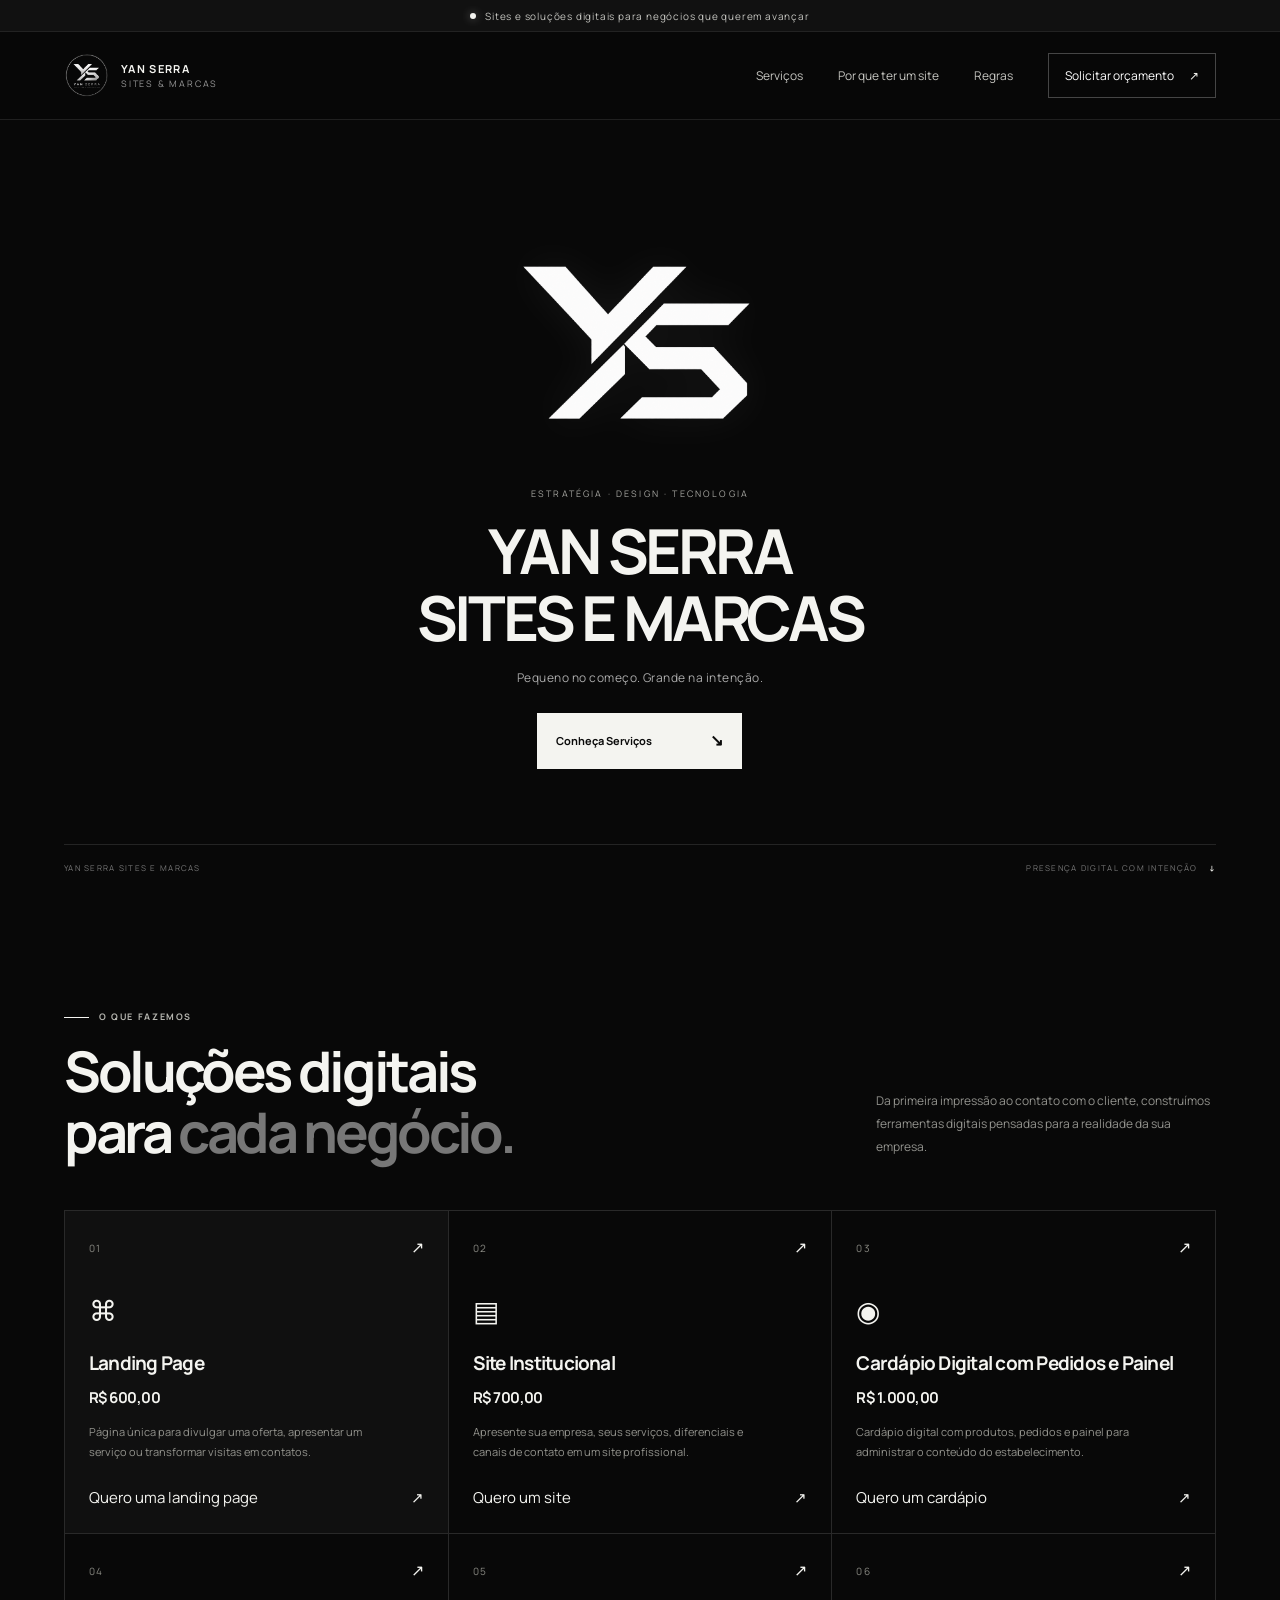
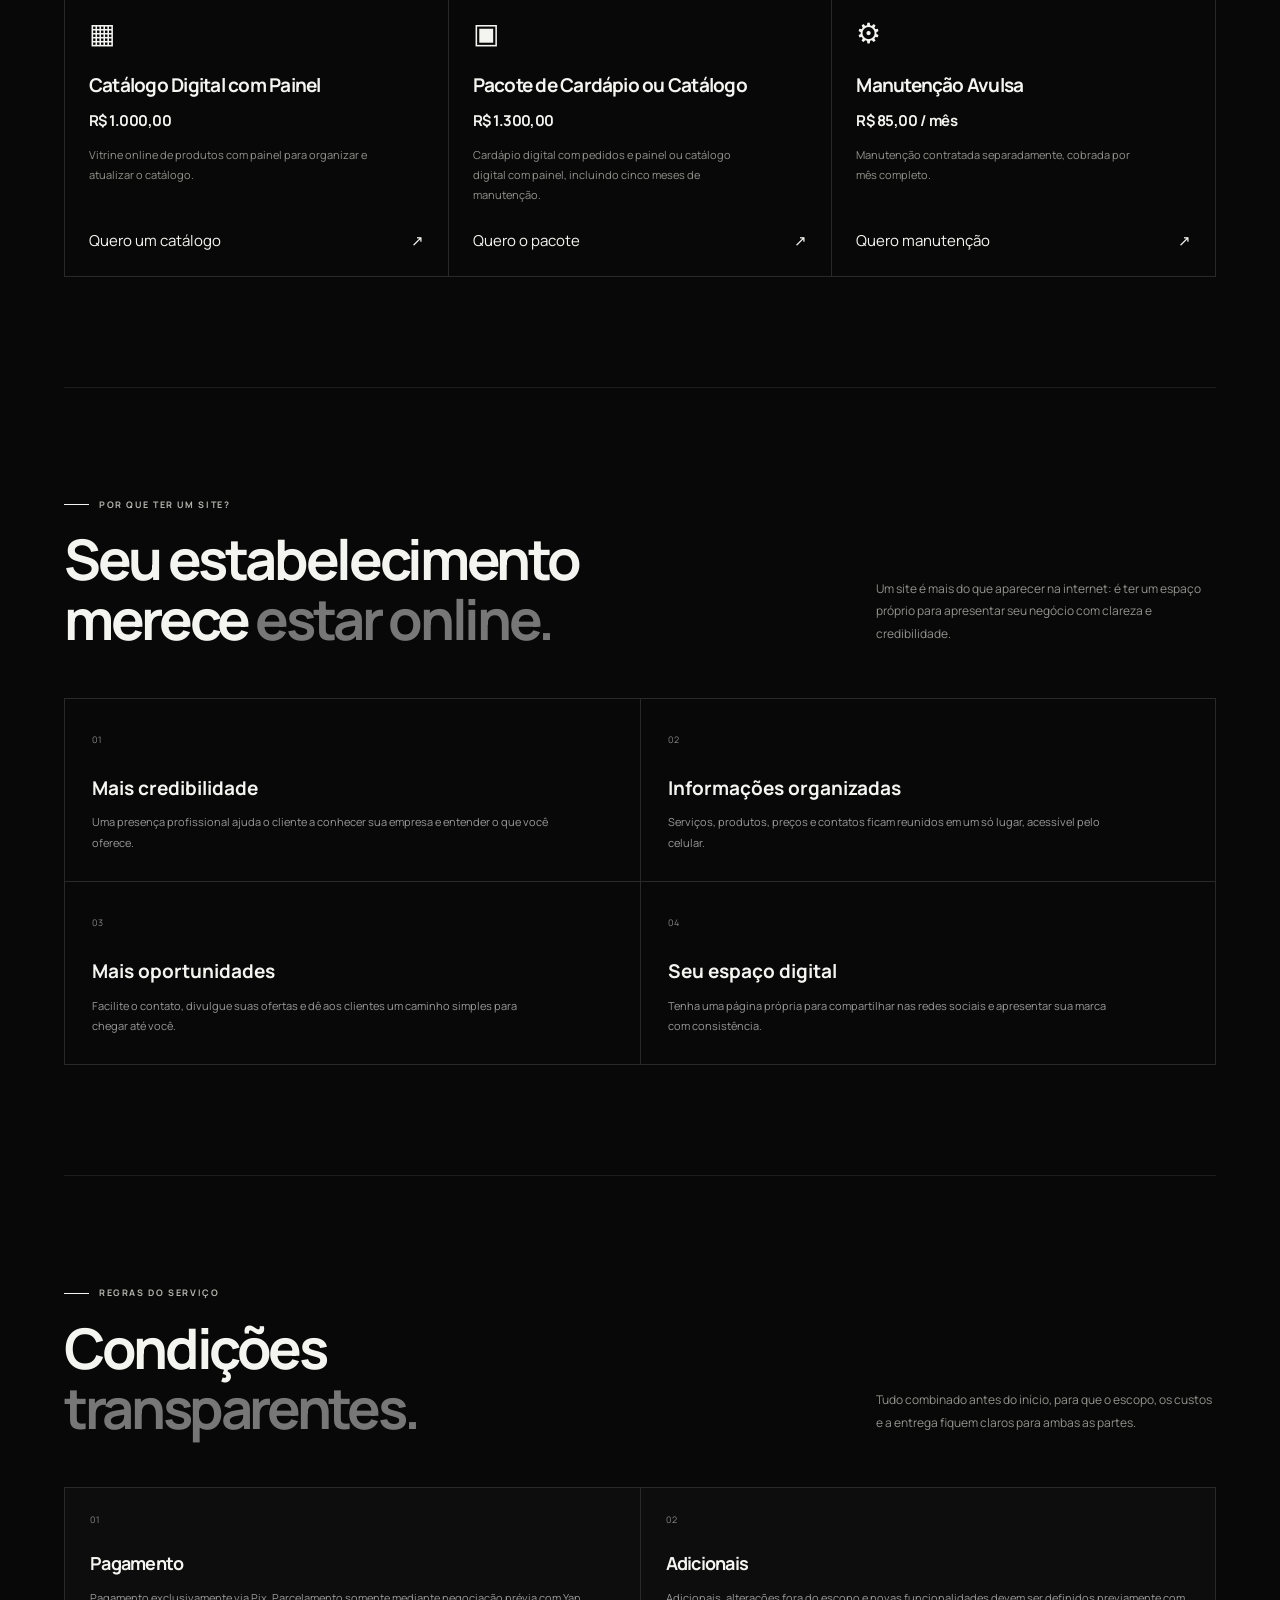
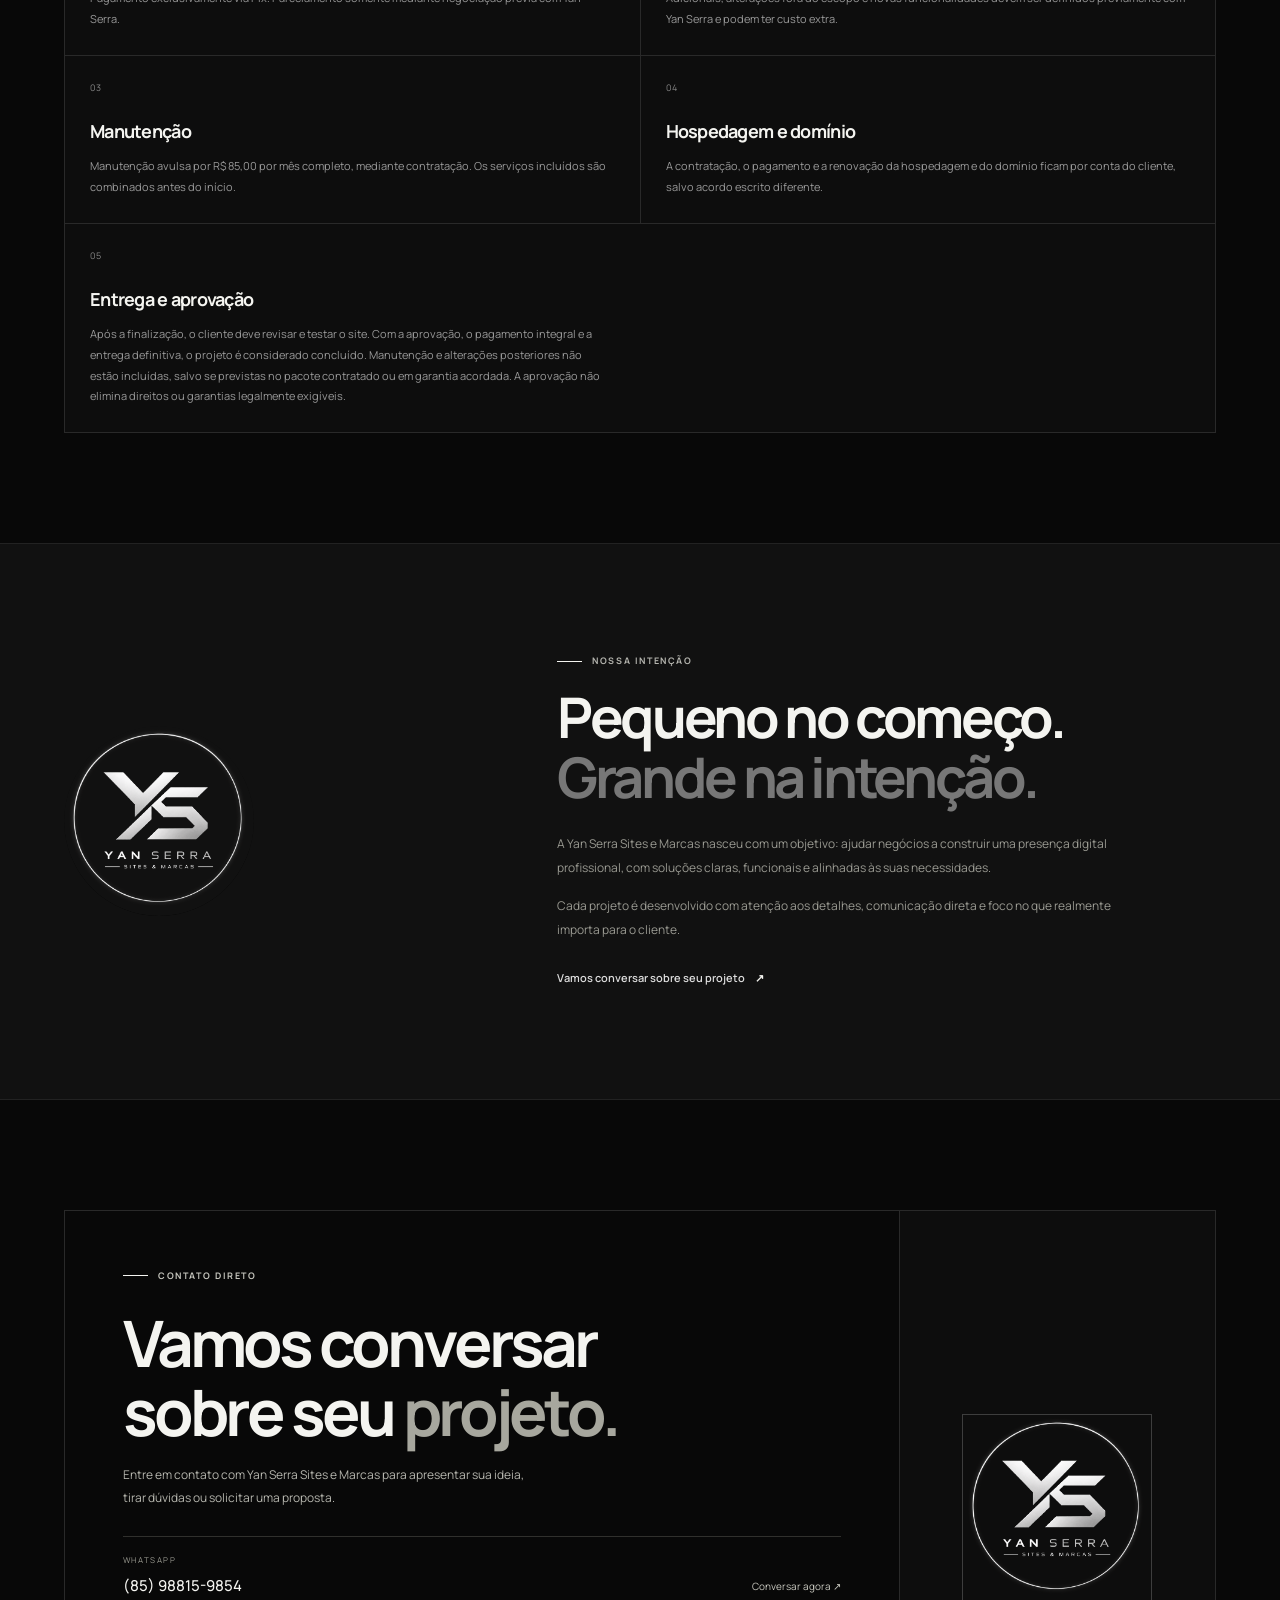
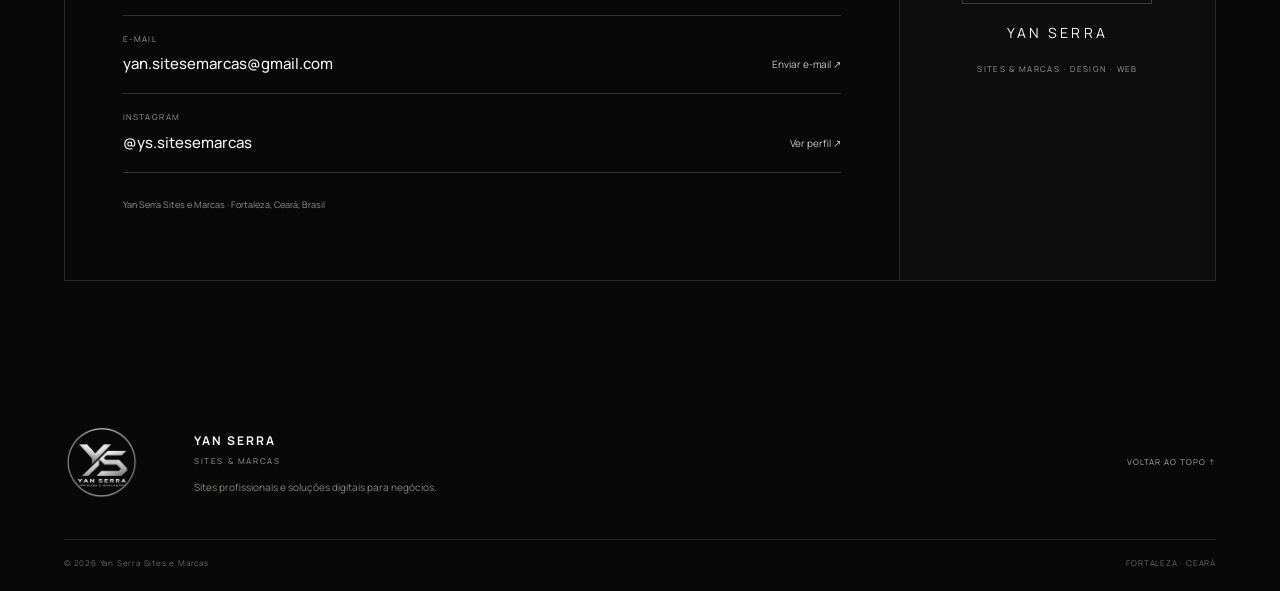
<file: index.html>
<!DOCTYPE html>
<html lang="pt-BR">
<head>
  <meta charset="UTF-8">
  <meta name="viewport" content="width=device-width, initial-scale=1.0">
  <meta name="theme-color" content="#080808">
  <meta name="description" content="Yan Serra Sites e Marcas cria sites modernos, catálogos digitais e soluções online para negócios que querem crescer.">
  <title>Yan Serra Sites e Marcas | Presença digital com propósito</title>
  <link rel="preconnect" href="https://fonts.googleapis.com">
  <link rel="preconnect" href="https://fonts.gstatic.com" crossorigin>
  <link href="https://fonts.googleapis.com/css2?family=DM+Sans:wght@400;500;600;700&family=Manrope:wght@400;500;600;700;800&display=swap" rel="stylesheet">
  <link rel="stylesheet" href="css/style.css?v=20261015-circle-logo">
  <script src="js/script.js" defer></script>
</head>
<body>
  <div class="announcement"><span class="status-dot"></span> Sites e soluções digitais para negócios que querem avançar</div>
  <header class="site-header">
    <a class="brand" href="#inicio" aria-label="Yan Serra Sites e Marcas, início">
      <img class="brand-logo" src="assets/file_000000000584820e9e78e50f97de1cd7.png" alt="Yan Serra Sites e Marcas">
      <span class="brand-copy"><strong>YAN SERRA</strong><small>SITES & MARCAS</small></span>
    </a>
    <button class="menu-toggle" aria-label="Abrir menu" aria-expanded="false"><span></span><span></span></button>
    <nav class="nav" aria-label="Navegação principal">
      <a href="#servicos">Serviços</a>
      <a href="#motivos">Por que ter um site</a>
      <a href="#condicoes">Regras</a>
      <a class="nav-cta" href="#contato">Solicitar orçamento <span>↗</span></a>
    </nav>
  </header>

  <main>
    <section class="hero hero-intro section-wrap" id="inicio">
      <div class="intro-brand">
        <div class="intro-monogram" aria-label="Símbolo YS da Yan Serra Sites e Marcas"><img class="intro-logo-image intro-logo-mark" src="assets/file_000000001a84820eacfb3d41cb95b4d2.png" alt="Símbolo YS da Yan Serra Sites e Marcas"></div>
        <div class="intro-followup" id="intro-followup"><p class="intro-overline">ESTRATÉGIA · DESIGN · TECNOLOGIA</p>
        <h1>YAN SERRA<br>SITES E MARCAS</h1>
        <p class="intro-description">Pequeno no começo. Grande na intenção.</p>
        <a class="button button-light intro-button" href="#servicos">Conheça Serviços <span>↘</span></a></div>
      </div>
      <div class="hero-bottom"><span>YAN SERRA SITES E MARCAS</span><span>PRESENÇA DIGITAL COM INTENÇÃO <b>↓</b></span></div>
    </section>

    <section class="services section-wrap section-space" id="servicos">
      <div class="section-heading">
        <div><p class="eyebrow"><span class="eyebrow-line"></span> O QUE FAZEMOS</p><h2>Soluções digitais<br>para <span class="muted-word">cada negócio.</span></h2></div>
        <p class="section-intro">Da primeira impressão ao contato com o cliente, construímos ferramentas digitais pensadas para a realidade da sua empresa.</p>
      </div>
      <div class="service-grid">
        <article class="service-card service-featured"><div class="card-top"><span class="service-number">01</span><span class="service-icon">↗</span></div><div class="service-symbol">⌘</div><h3>Landing Page</h3><strong class="service-price">R$ 600,00</strong><p>Página única para divulgar uma oferta, apresentar um serviço ou transformar visitas em contatos.</p><button type="button" class="card-link service-select" data-service="landing">Quero uma landing page <span>↗</span></button></article>
        <article class="service-card"><div class="card-top"><span class="service-number">02</span><span class="service-icon">↗</span></div><div class="service-symbol">▤</div><h3>Site Institucional</h3><strong class="service-price">R$ 700,00</strong><p>Apresente sua empresa, seus serviços, diferenciais e canais de contato em um site profissional.</p><button type="button" class="card-link service-select" data-service="institucional">Quero um site <span>↗</span></button></article>
        <article class="service-card"><div class="card-top"><span class="service-number">03</span><span class="service-icon">↗</span></div><div class="service-symbol">◉</div><h3>Cardápio Digital com Pedidos e Painel</h3><strong class="service-price">R$ 1.000,00</strong><p>Cardápio digital com produtos, pedidos e painel para administrar o conteúdo do estabelecimento.</p><button type="button" class="card-link service-select" data-service="cardapio">Quero um cardápio <span>↗</span></button></article>
        <article class="service-card"><div class="card-top"><span class="service-number">04</span><span class="service-icon">↗</span></div><div class="service-symbol">▦</div><h3>Catálogo Digital com Painel</h3><strong class="service-price">R$ 1.000,00</strong><p>Vitrine online de produtos com painel para organizar e atualizar o catálogo.</p><button type="button" class="card-link service-select" data-service="catalogo">Quero um catálogo <span>↗</span></button></article>
        <article class="service-card"><div class="card-top"><span class="service-number">05</span><span class="service-icon">↗</span></div><div class="service-symbol">▣</div><h3>Pacote de Cardápio ou Catálogo</h3><strong class="service-price">R$ 1.300,00</strong><p>Cardápio digital com pedidos e painel ou catálogo digital com painel, incluindo cinco meses de manutenção.</p><button type="button" class="card-link service-select" data-service="pacote">Quero o pacote <span>↗</span></button></article>
        <article class="service-card"><div class="card-top"><span class="service-number">06</span><span class="service-icon">↗</span></div><div class="service-symbol">⚙</div><h3>Manutenção Avulsa</h3><strong class="service-price">R$ 85,00 / mês</strong><p>Manutenção contratada separadamente, cobrada por mês completo.</p><button type="button" class="card-link service-select" data-service="manutencao">Quero manutenção <span>↗</span></button></article>
      </div>
      
    </section>

    


<!-- A seção separada “Escolha e orçamento” foi removida conforme solicitado. -->



    <section class="reasons section-wrap section-space" id="motivos">
      <div class="section-heading"><div><p class="eyebrow"><span class="eyebrow-line"></span> POR QUE TER UM SITE?</p><h2>Seu estabelecimento<br>merece <span class="muted-word">estar online.</span></h2></div><p class="section-intro">Um site é mais do que aparecer na internet: é ter um espaço próprio para apresentar seu negócio com clareza e credibilidade.</p></div>
      <div class="reasons-grid"><article class="reason-card"><span>01</span><h3>Mais credibilidade</h3><p>Uma presença profissional ajuda o cliente a conhecer sua empresa e entender o que você oferece.</p></article><article class="reason-card"><span>02</span><h3>Informações organizadas</h3><p>Serviços, produtos, preços e contatos ficam reunidos em um só lugar, acessível pelo celular.</p></article><article class="reason-card"><span>03</span><h3>Mais oportunidades</h3><p>Facilite o contato, divulgue suas ofertas e dê aos clientes um caminho simples para chegar até você.</p></article><article class="reason-card"><span>04</span><h3>Seu espaço digital</h3><p>Tenha uma página própria para compartilhar nas redes sociais e apresentar sua marca com consistência.</p></article></div>
    </section>

    <section class="terms section-wrap section-space" id="condicoes">
      <div class="section-heading">
        <div><p class="eyebrow"><span class="eyebrow-line"></span> REGRAS DO SERVIÇO</p><h2>Condições<br><span class="muted-word">transparentes.</span></h2></div>
        <p class="section-intro">Tudo combinado antes do início, para que o escopo, os custos e a entrega fiquem claros para ambas as partes.</p>
      </div>
      <div class="terms-grid">
        <article class="terms-card"><span class="terms-index">01</span><h3>Pagamento</h3><p>Pagamento exclusivamente via Pix. Parcelamento somente mediante negociação prévia com Yan Serra.</p></article>
        <article class="terms-card"><span class="terms-index">02</span><h3>Adicionais</h3><p>Adicionais, alterações fora do escopo e novas funcionalidades devem ser definidos previamente com Yan Serra e podem ter custo extra.</p></article>
        <article class="terms-card"><span class="terms-index">03</span><h3>Manutenção</h3><p>Manutenção avulsa por R$ 85,00 por mês completo, mediante contratação. Os serviços incluídos são combinados antes do início.</p></article>
        <article class="terms-card"><span class="terms-index">04</span><h3>Hospedagem e domínio</h3><p>A contratação, o pagamento e a renovação da hospedagem e do domínio ficam por conta do cliente, salvo acordo escrito diferente.</p></article>
        <article class="terms-card terms-wide"><span class="terms-index">05</span><h3>Entrega e aprovação</h3><p>Após a finalização, o cliente deve revisar e testar o site. Com a aprovação, o pagamento integral e a entrega definitiva, o projeto é considerado concluído. Manutenção e alterações posteriores não estão incluídas, salvo se previstas no pacote contratado ou em garantia acordada. A aprovação não elimina direitos ou garantias legalmente exigíveis.</p></article>
      </div>
    </section>

    <section class="about section-space" id="sobre">
      <div class="about-inner section-wrap">
        <div class="about-stamp about-logo-wrap"><img class="about-logo" src="assets/file_000000000584820e9e78e50f97de1cd7.png" alt="Logo completa da Yan Serra Sites e Marcas"></div>
        <div class="about-copy"><p class="eyebrow"><span class="eyebrow-line"></span> NOSSA INTENÇÃO</p><h2>Pequeno no começo.<br><span class="muted-word">Grande na intenção.</span></h2><p>A Yan Serra Sites e Marcas nasceu com um objetivo: ajudar negócios a construir uma presença digital profissional, com soluções claras, funcionais e alinhadas às suas necessidades.</p><p>Cada projeto é desenvolvido com atenção aos detalhes, comunicação direta e foco no que realmente importa para o cliente.</p><a class="text-link" href="#contato">Vamos conversar sobre seu projeto <span>↗</span></a></div>
      </div>
    </section>

    <section class="contact section-wrap section-space" id="contato">
      <div class="contact-panel">
        <div class="contact-content">
          <p class="eyebrow"><span class="eyebrow-line"></span> CONTATO DIRETO</p>
          <h2>Vamos conversar<br>sobre seu <span class="accent-word">projeto.</span></h2>
          <p>Entre em contato com Yan Serra Sites e Marcas para apresentar sua ideia, tirar dúvidas ou solicitar uma proposta.</p>
          <div class="contact-info-list">
            <a class="contact-info-item contact-primary" href="https://wa.me/5585988159854" target="_blank" rel="noopener noreferrer"><span class="contact-info-label">WHATSAPP</span><strong>(85) 98815-9854</strong><span class="contact-info-action">Conversar agora ↗</span></a>
            <a class="contact-info-item" href="mailto:yan.sitesemarcas@gmail.com"><span class="contact-info-label">E-MAIL</span><strong>yan.sitesemarcas@gmail.com</strong><span class="contact-info-action">Enviar e-mail ↗</span></a>
            <a class="contact-info-item" href="https://www.instagram.com/ys.sitesemarcas/" target="_blank" rel="noopener noreferrer"><span class="contact-info-label">INSTAGRAM</span><strong>@ys.sitesemarcas</strong><span class="contact-info-action">Ver perfil ↗</span></a>
          </div>
          <p class="contact-small">Yan Serra Sites e Marcas · Fortaleza, Ceará, Brasil</p>
        </div>
        <div class="contact-side">
          <img class="contact-brand-logo" src="assets/file_000000000584820e9e78e50f97de1cd7.png" alt="Logo original YS da Yan Serra Sites e Marcas">
          <span class="contact-side-brand">YAN SERRA</span>
          <span class="side-bottom">SITES &amp; MARCAS · DESIGN · WEB</span>
        </div>
      </div>
    </section>
  </main>

  <footer class="site-footer section-wrap">
    <a class="footer-logo-link" href="#inicio" aria-label="Voltar ao início"><img class="footer-main-logo" src="assets/file_000000005e54820eaffe0e13555a39ec.png" alt="Logo original YS de Yan Serra Sites e Marcas"></a>
    <div class="footer-brand-copy"><strong>YAN SERRA</strong><span>SITES &amp; MARCAS</span><p>Sites profissionais e soluções digitais para negócios.</p></div>
    <a href="#inicio" class="back-top">VOLTAR AO TOPO ↑</a>
    <div class="footer-bottom"><span>© <span id="year"></span> Yan Serra Sites e Marcas</span><span>FORTALEZA · CEARÁ</span></div>
  </footer>
</body>
</html>
</file>
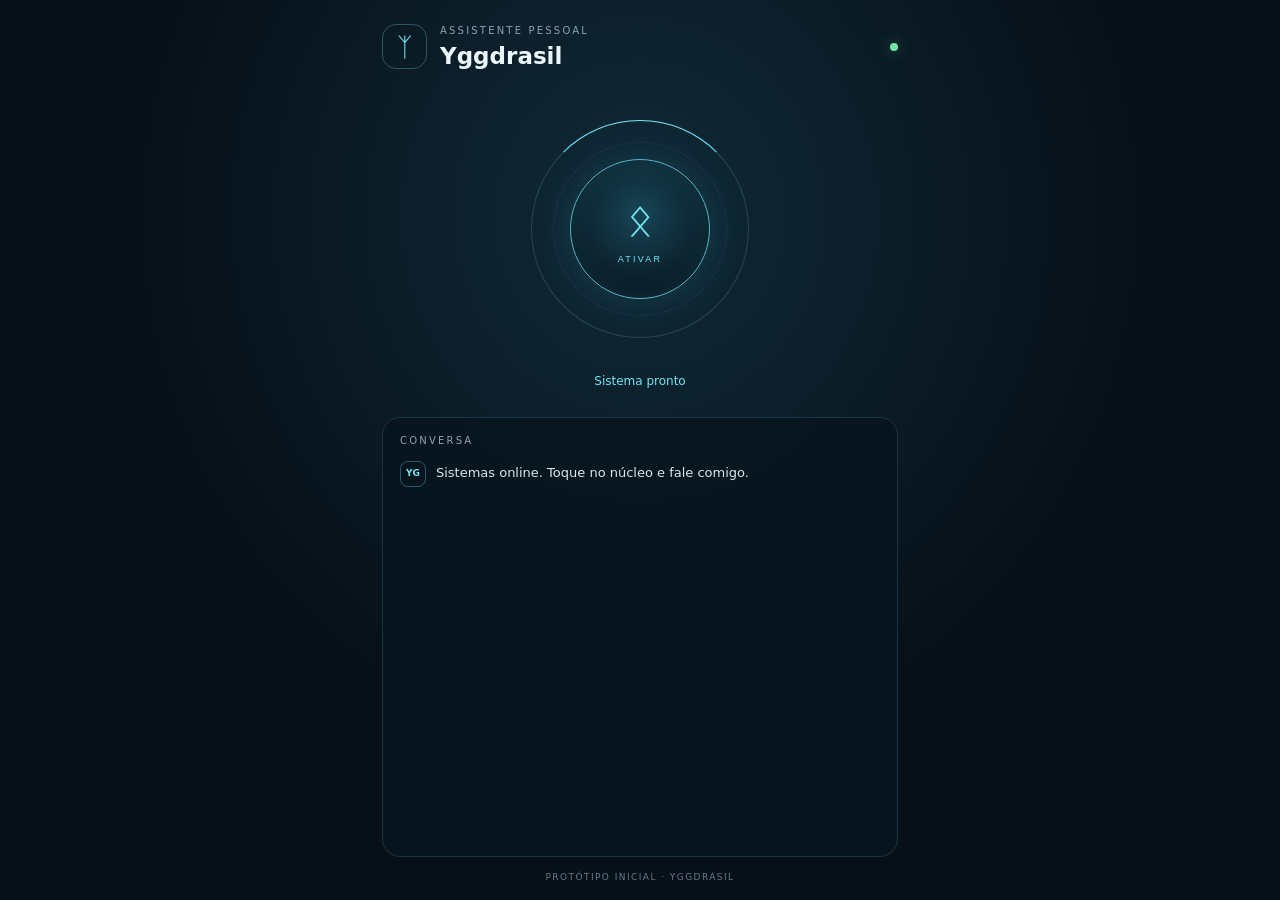
<file: yggdrasil/index.html>
<!doctype html>
<html lang="pt-BR">
<head>
<meta charset="utf-8"><meta name="viewport" content="width=device-width, initial-scale=1, viewport-fit=cover">
<meta name="theme-color" content="#071018"><meta name="description" content="Yggdrasil, assistente pessoal por voz">
<link rel="manifest" href="manifest.json"><link rel="stylesheet" href="style.css"><title>Yggdrasil</title>
</head>
<body>
<main class="app">
<header><div class="mark">ᛉ</div><div><p class="eyebrow">ASSISTENTE PESSOAL</p><h1>Yggdrasil</h1></div><span class="dot" id="dot"></span></header>
<section class="core-wrap"><div class="ring ring-a"></div><div class="ring ring-b"></div><button id="talk" class="core" type="button"><span class="symbol">ᛟ</span><span id="coreLabel">ATIVAR</span></button></section>
<p id="status" class="status" role="status">Sistema pronto</p>
<section class="conversation"><p class="eyebrow">CONVERSA</p><div id="messages"><article class="message"><b>YG</b><p>Sistemas online. Toque no núcleo e fale comigo.</p></article></div></section>
<p class="foot">PROTÓTIPO INICIAL · YGGDRASIL</p>
</main>
<script>
(function () {
  const button = document.getElementById('talk');
  const status = document.getElementById('status');
  button.addEventListener('click', function () {
    window.setTimeout(function () {
      if (status.textContent.trim() === 'Sistema pronto') {
        status.textContent = 'Toque recebido, mas o assistente não iniciou. A versão publicada pode estar desatualizada ou o app.js falhou.';
      }
    }, 150);
  }, true);
})();
</script>
<script src="app.js?v=20261015-2" onerror="document.getElementById('status').textContent='Erro: app.js não carregou. Confira a pasta raiz configurada na Vercel.'"></script>
</body></html>
</file>
<file: css/style.css>
:root{--bg:#080808;--panel:#111;--panel2:#171717;--line:#292929;--white:#f4f4f0;--muted:#969692;--accent:#f4f4f0;--font:'Manrope',sans-serif;--display:'Manrope',sans-serif}*{box-sizing:border-box}html{scroll-behavior:smooth;scroll-padding-top:90px}body{margin:0;background:var(--bg);color:var(--white);font-family:var(--font);font-size:15px;line-height:1.6;-webkit-font-smoothing:antialiased}a{color:inherit;text-decoration:none}button{font:inherit}.announcement{height:32px;display:flex;align-items:center;justify-content:center;gap:9px;background:#111;border-bottom:1px solid #222;color:#c4c4bf;font-size:10px;letter-spacing:.08em;text-align:center;padding:0 12px}.status-dot{width:6px;height:6px;background:var(--accent);border-radius:50%;box-shadow:0 0 10px #f4f4f066}.site-header{height:88px;padding:0 max(5vw,24px);display:flex;align-items:center;justify-content:space-between;border-bottom:1px solid #202020;position:sticky;top:0;z-index:20;background:#080808eF;backdrop-filter:blur(16px)}.brand{display:inline-flex;align-items:center;gap:11px}.brand-mark{font-family:var(--display);font-size:29px;font-weight:800;letter-spacing:-3px}.brand-mark span,.contact-side strong span{color:var(--accent)}.brand-copy{display:flex;flex-direction:column;line-height:1.2;gap:4px}.brand-copy strong{font-size:11px;letter-spacing:.12em}.brand-copy small{font-size:9px;letter-spacing:.2em;color:#999}.nav{display:flex;align-items:center;gap:35px;font-size:12px;color:#c5c5c0}.nav>a:not(.nav-cta):hover,.text-link:hover{color:var(--accent)}.nav-cta{border:1px solid #454545;padding:12px 16px;color:#fff;transition:.2s}.nav-cta span{color:var(--accent);margin-left:13px}.nav-cta:hover{background:var(--white);color:#111}.menu-toggle{display:none;background:none;border:0}.section-wrap{width:min(1160px,90%);margin-inline:auto}.hero{min-height:660px;display:grid;grid-template-columns:1.05fr .95fr;align-items:center;position:relative;padding-top:62px;padding-bottom:100px;gap:35px}.hero-copy{position:relative;z-index:2}.eyebrow{display:flex;align-items:center;gap:10px;font-size:9px;font-weight:700;letter-spacing:.18em;color:#b5b5af;margin:0 0 25px}.eyebrow-line{display:inline-block;width:25px;height:1px;background:var(--accent)}h1,h2,h3,p{margin-top:0}h1,h2,h3{font-family:var(--display)}h1{font-size:clamp(43px,5.5vw,76px);line-height:1.04;letter-spacing:-.065em;font-weight:700;margin:0 0 24px} .outline-word{color:transparent;-webkit-text-stroke:1px #aaa}.accent-word{color:var(--accent)}.hero-description{max-width:440px;color:#aaa;font-size:14px;line-height:1.9}.hero-actions{display:flex;align-items:center;gap:27px;margin-top:32px}.button{display:inline-flex;align-items:center;justify-content:center;gap:28px;padding:15px 19px;font-size:11px;font-weight:700;transition:transform .2s,background .2s}.button:hover{transform:translateY(-3px)}.button-light{background:var(--white);color:#0a0a0a}.button-light span{font-size:16px}.text-link{font-size:11px;font-weight:600;color:#ddd}.text-link span{color:var(--accent);margin-left:8px}.hero-note{display:flex;align-items:center;gap:10px;margin-top:50px;max-width:350px;color:#777;font-size:10px}.note-icon{font-size:19px;color:var(--accent)}.hero-art{height:460px;position:relative;overflow:hidden;background:radial-gradient(ellipse at 50% 50%,#1c1c1c 0%,#0d0d0d 38%,#080808 72%);border:1px solid #222}.art-grid{position:absolute;inset:0;background-image:linear-gradient(#ffffff08 1px,transparent 1px),linear-gradient(90deg,#ffffff08 1px,transparent 1px);background-size:36px 36px;mask-image:linear-gradient(transparent,#000 20%,#000 80%,transparent)}.art-ring{position:absolute;border:1px solid #f4f4f045;border-radius:50%;left:50%;top:50%;transform:translate(-50%,-50%);aspect-ratio:1}.ring-one{width:310px}.ring-two{width:220px;border-color:#eee3}.art-core{position:absolute;left:50%;top:50%;transform:translate(-50%,-50%);width:152px;height:152px;border:1px solid #f4f4f088;border-radius:50%;display:flex;flex-direction:column;align-items:center;justify-content:center;box-shadow:0 0 55px #f4f4f00d,inset 0 0 30px #f4f4f00d}.art-core span{font-family:var(--display);font-size:56px;font-weight:800;letter-spacing:-8px;margin-left:-8px}.art-core i{font-style:normal;font-size:7px;letter-spacing:.24em;color:var(--accent)}.art-label{position:absolute;display:flex;flex-direction:column;gap:3px}.art-label span,.art-index{font-size:8px;letter-spacing:.14em;color:#888}.art-label b{font-size:13px;font-weight:500}.label-top{top:42px;left:32px}.label-bottom{right:28px;bottom:52px;text-align:right}.art-index{position:absolute;bottom:20px;left:22px}.art-cross{position:absolute;color:var(--accent);font-size:18px;font-weight:300}.cross-one{right:50px;top:76px}.cross-two{left:42px;bottom:95px}.hero-bottom{position:absolute;bottom:30px;left:0;right:0;display:flex;justify-content:space-between;border-top:1px solid #242424;padding-top:17px;font-size:8px;letter-spacing:.16em;color:#777}.hero-bottom b{color:var(--accent);margin-left:8px}.section-space{padding-top:110px;padding-bottom:110px}.section-heading{display:flex;align-items:flex-end;justify-content:space-between;gap:45px;margin-bottom:48px}.section-heading .eyebrow{margin-bottom:17px}h2{font-size:clamp(36px,4.5vw,56px);line-height:1.08;letter-spacing:-.06em;margin:0}.muted-word{color:#777}.section-intro{max-width:340px;color:#92928d;font-size:12px;line-height:1.9;margin:0 0 4px}.service-grid{display:grid;grid-template-columns:repeat(3,1fr);border-top:1px solid var(--line);border-left:1px solid var(--line)}.service-card{min-height:300px;padding:24px 24px 23px;border-right:1px solid var(--line);border-bottom:1px solid var(--line);display:flex;flex-direction:column;position:relative;transition:background .25s}.service-card:hover{background:#161616}.service-featured{background:#101010}.card-top{display:flex;align-items:center;justify-content:space-between}.service-number{font-size:10px;color:#8b8b84;letter-spacing:.12em}.service-icon{font-size:16px;color:var(--accent)}.service-symbol{font-size:28px;color:var(--accent);margin-top:27px;margin-bottom:15px}.service-card h3{font-size:19px;letter-spacing:-.04em;margin:0 0 10px}.service-card p{font-size:11px;color:#93938d;line-height:1.85;margin-bottom:23px;max-width:280px}.card-link{display:flex;justify-content:space-between;align-items:center;border-top:1px solid #30302b;padding-top:13px;margin-top:auto;font-size:10px;font-weight:600}.card-link span{color:var(--accent);font-size:15px}.service-last{background:var(--accent);color:#10110a;overflow:hidden}.service-last .service-last-content{position:relative;z-index:2}.tiny-label{font-size:8px;letter-spacing:.18em;font-weight:700}.service-last h3{font-size:29px;line-height:1.1;margin:24px 0 12px}.service-last p{color:#444;font-size:11px}.service-last .button{margin-top:3px;background:#0b0b0a;color:#fff;padding:13px 15px}.service-last .button span{color:var(--accent)}.last-decoration{position:absolute;right:-13px;bottom:-70px;font-family:var(--display);font-size:130px;font-weight:800;letter-spacing:-.14em;color:#1111110d}.portfolio{border-top:1px solid #1d1d1d}.project-card{display:block;border:1px solid #303030;background:#0e0e0e;transition:border-color .2s}.project-card:hover{border-color:#777}.project-visual{padding:20px;background:linear-gradient(135deg,#111111,#0c0c0b);min-height:360px;position:relative;overflow:hidden}.browser-bar{height:26px;border-bottom:1px solid #3b3b33;display:flex;align-items:center;gap:5px;padding-bottom:12px}.browser-bar>span{width:5px;height:5px;border-radius:50%;background:#777}.browser-bar i{font-style:normal;color:#85857d;font-size:8px;margin-left:10px}.project-mock{position:absolute;left:9%;right:9%;top:78px;bottom:-24px;background:#f4f4f0;color:#111111;overflow:hidden}.mock-brand{position:absolute;top:23px;left:27px;font-family:Georgia,serif;font-size:12px;letter-spacing:.1em}.mock-brand span{font-size:7px;display:block;letter-spacing:.25em}.mock-content{position:absolute;left:8%;top:29%;z-index:2;display:flex;flex-direction:column;align-items:flex-start}.mock-content small{font-size:7px;letter-spacing:.2em;margin-bottom:13px}.mock-content strong{font-family:Georgia,serif;font-size:clamp(25px,4vw,48px);font-weight:400;line-height:1.06;letter-spacing:-.04em}.mock-button{margin-top:18px;border:1px solid #111111;padding:9px 11px;font-size:7px;letter-spacing:.08em}.mock-cake{position:absolute;right:6%;bottom:0;width:38%;height:70%;display:flex;align-items:center;justify-content:center;border-radius:50% 50% 0 0;background:radial-gradient(ellipse at 50% 32%,#f4f4f0 0 16%,#969692 17% 26%,#dddddd 27% 38%,#666666 39% 46%,#f4f4f0 47% 58%,#777777 59% 66%,#dddddd 67%);font-family:Georgia,serif;font-size:24px;color:#fff;box-shadow:0 0 0 12px #555555}.mock-cake span{position:absolute;top:18%;right:18%;font-size:18px}.project-details{display:flex;justify-content:space-between;align-items:center;padding:28px 30px}.project-type{font-size:8px;color:var(--accent);letter-spacing:.15em}.project-details h3{font-size:23px;margin:8px 0}.project-details p{font-size:11px;color:#969690;margin:0}.project-arrow{width:42px;height:42px;border:1px solid #454545;display:grid;place-items:center;font-size:20px}.portfolio-note{font-size:10px;color:#7f7f79;margin:18px 0 0}.portfolio-note span{color:var(--accent);font-size:16px;margin-right:8px}.about{background:#111;border-block:1px solid #222}.about-inner{display:grid;grid-template-columns:.7fr 1.3fr;gap:12%;align-items:center}.about-stamp{width:245px;height:290px;border:1px solid #3b3b35;display:flex;flex-direction:column;align-items:center;justify-content:center;gap:17px;position:relative;background:radial-gradient(circle at center,#111111,#111 67%)}.about-stamp:before,.about-stamp:after{content:"";position:absolute;width:75%;height:75%;border:1px solid #ffffff0c;border-radius:50%}.about-stamp:after{width:56%;height:56%;border-color:#f4f4f035}.about-stamp span{font-size:8px;letter-spacing:.23em;color:#aaa;z-index:1}.about-stamp strong{font-family:var(--display);font-size:84px;letter-spacing:-.12em;margin-left:-12px;z-index:1}.about-copy .eyebrow{margin-bottom:18px}.about-copy h2{margin-bottom:24px}.about-copy>p:not(.eyebrow){max-width:570px;color:#999991;font-size:12px;line-height:2;margin-bottom:14px}.about-copy .text-link{display:inline-block;margin-top:13px}.contact-panel{min-height:400px;background:var(--accent);color:#10110a;display:grid;grid-template-columns:1.5fr .5fr;position:relative;overflow:hidden}.contact-content{padding:58px 7%;position:relative;z-index:2}.contact-content .eyebrow{color:#292929}.contact-content .eyebrow-line{background:#111}.contact-content h2{font-size:clamp(44px,5vw,67px);margin-bottom:18px}.contact-content .accent-word{color:#555}.contact-content>p:not(.eyebrow):not(.contact-small){max-width:420px;color:#444;font-size:12px;line-height:1.9}.contact-content .button{margin-top:11px}.contact-small{font-size:9px;color:#666;margin-top:25px}.contact-side{border-left:1px solid #1112;display:flex;flex-direction:column;align-items:center;justify-content:space-between;padding:35px 15px;position:relative;z-index:1}.contact-side strong{font-family:var(--display);font-size:85px;letter-spacing:-.12em;margin-left:-12px}.side-index,.side-bottom{font-size:7px;letter-spacing:.17em;text-align:center}.contact-orbit{position:absolute;border:1px solid #1111;border-radius:50%;width:400px;height:400px;right:-70px;top:-190px}.orbit-b{width:300px;height:300px;right:-20px;top:-140px}.site-footer{padding-top:35px;padding-bottom:20px;display:grid;grid-template-columns:1fr 1fr 1fr;align-items:center;gap:20px}.site-footer>p{font-size:10px;color:#85857e;text-align:center;margin:0}.back-top{text-align:right;font-size:8px;letter-spacing:.12em;color:#aaa}.back-top:hover{color:var(--accent)}.footer-bottom{grid-column:1/-1;border-top:1px solid #242424;margin-top:18px;padding-top:17px;display:flex;justify-content:space-between;font-size:8px;color:#696963;letter-spacing:.1em}.menu-toggle span{display:block;width:22px;height:1px;background:#fff;margin:6px}.reveal{opacity:0;transform:translateY(18px);transition:opacity .65s ease,transform .65s ease}.reveal.is-visible{opacity:1;transform:translateY(0)}@media(max-width:800px){.site-header{height:72px}.menu-toggle{display:block;cursor:pointer}.nav{display:none;position:absolute;top:71px;left:0;right:0;background:#0b0b0b;padding:20px 5% 25px;flex-direction:column;align-items:stretch;gap:0;border-bottom:1px solid #333}.nav.open{display:flex}.nav>a{padding:14px 0;border-bottom:1px solid #222}.nav .nav-cta{padding:14px;margin-top:12px;border:1px solid #444}.hero{grid-template-columns:1fr;padding-top:65px;padding-bottom:80px;gap:30px}.hero-art{height:390px;grid-row:2}.hero-bottom{bottom:25px}.hero-note{margin-top:35px}.section-space{padding-top:78px;padding-bottom:78px}.section-heading{align-items:flex-start;flex-direction:column;gap:20px;margin-bottom:32px}.section-intro{max-width:520px}.service-grid{grid-template-columns:repeat(2,1fr)}.service-card{min-height:280px;padding:19px}.service-last h3{font-size:25px}.about-inner{grid-template-columns:1fr;gap:40px}.about-stamp{width:100%;height:230px}.contact-panel{grid-template-columns:1fr}.contact-side{display:none}.contact-content{padding:45px 7%}.site-footer{grid-template-columns:1fr 1fr}.site-footer>p{display:none}.back-top{grid-column:2;grid-row:1}.footer-bottom{grid-column:1/-1}}@media(max-width:480px){.announcement{font-size:8px;letter-spacing:.02em}.section-wrap{width:88%}.hero{padding-top:52px}.hero h1{font-size:47px}.hero-art{height:330px}.ring-one{width:255px}.ring-two{width:180px}.art-core{width:125px;height:125px}.art-core span{font-size:46px}.label-top{left:18px;top:26px}.label-bottom{right:17px;bottom:43px}.hero-actions{gap:18px;flex-wrap:wrap}.button{padding:14px 15px;gap:18px}.hero-bottom{font-size:7px;letter-spacing:.07em}.service-grid{grid-template-columns:1fr}.service-card{min-height:250px}.service-last{min-height:300px}.project-visual{min-height:290px;padding:13px}.project-mock{left:5%;right:5%;top:62px}.mock-content{left:7%;top:31%}.mock-content strong{font-size:28px}.mock-cake{right:0;width:40%}.project-details{padding:22px 18px}.project-details h3{font-size:19px}.project-details p{max-width:260px}.project-arrow{width:34px;height:34px;flex-shrink:0;margin-left:12px}.contact-content h2{font-size:45px}.site-footer{gap:10px}.brand-copy strong{font-size:9px}.brand-copy small{font-size:8px}.footer-bottom{font-size:7px}.about-stamp{height:200px}}@media(prefers-reduced-motion:reduce){html{scroll-behavior:auto}*,*:before,*:after{transition:none!important;animation:none!important}}

/* Logo e seletor de serviços: identidade monocromática */
.brand-logo{display:block;width:46px;height:46px;object-fit:contain;flex-shrink:0}
.pricing{border-top:1px solid #1d1d1d}
.pricing-panel{max-width:820px;margin:0 auto;padding:clamp(22px,4vw,42px);border:1px solid #333;background:#0d0d0d}
.pricing-panel>label{display:block;font-size:11px;letter-spacing:.08em;color:#b8b8b8;margin-bottom:12px}
.pricing-panel select{width:100%;padding:16px 14px;background:#111;color:#f4f4f0;border:1px solid #454545;border-radius:0;font:inherit;font-size:14px;outline:none}
.pricing-panel select:focus{border-color:#f4f4f0}
.price-result{display:grid;grid-template-columns:1fr 1fr;gap:24px;padding:28px 0;border-bottom:1px solid #292929}
.price-kicker{display:block;color:#999;font-size:9px;letter-spacing:.16em;margin-bottom:7px}
.price-result strong{display:block;font-family:var(--display);font-size:clamp(32px,5vw,48px);letter-spacing:-.06em;line-height:1.1}
.price-result p{font-size:12px;line-height:1.8;color:#aaa;max-width:370px}
.price-result ul{margin:0;padding-left:18px;color:#c8c8c8;font-size:11px;line-height:2}
.pricing-note{font-size:10px;line-height:1.8;color:#858585;margin:20px 0}
.pricing-cta{display:inline-flex}
@media(max-width:560px){.price-result{grid-template-columns:1fr;gap:8px}.brand-logo{width:40px;height:40px}}

/* Contatos oficiais e identidade visual monocromática */
.brand-copy strong,.brand-copy small{font-family:var(--display)}
.contact-links{display:flex;flex-direction:column;align-items:flex-start;gap:14px;margin-top:24px}
.contact-links .button{margin-top:0}
.contact-link{font-size:11px;color:#d0d0d0;border-bottom:1px solid #3a3a3a;padding-bottom:5px}
.contact-link:hover{color:#fff;border-color:#fff}
@media(max-width:560px){.contact-links{gap:17px}.contact-link{overflow-wrap:anywhere}}


/* Condições comerciais: mantém a identidade monocromática do estúdio */
.terms{border-top:1px solid #1d1d1d}
.terms-grid{display:grid;grid-template-columns:repeat(2,minmax(0,1fr));border-top:1px solid var(--line);border-left:1px solid var(--line)}
.terms-card{padding:25px;border-right:1px solid var(--line);border-bottom:1px solid var(--line);background:#0d0d0d}
.terms-index{display:block;font-size:9px;letter-spacing:.15em;color:#888;margin-bottom:22px}
.terms-card h3{font-size:18px;letter-spacing:-.04em;margin:0 0 10px}
.terms-card p{font-size:11px;line-height:1.9;color:#999;margin:0;max-width:520px}
.terms-wide{grid-column:1/-1}
@media(max-width:560px){.terms-grid{grid-template-columns:1fr}.terms-wide{grid-column:auto}.terms-card{padding:21px}}


/* Nova abertura centralizada com destaque para o monograma YS */
.hero-intro{display:flex;align-items:center;justify-content:center;min-height:calc(100svh - 120px);padding-top:70px;padding-bottom:105px;text-align:center}
.intro-brand{display:flex;flex-direction:column;align-items:center;width:100%;animation:intro-rise .9s ease both}
.intro-logo{width:clamp(110px,18vw,170px);height:auto;filter:drop-shadow(0 0 24px #fff1);margin-bottom:28px;animation:logo-arrive 1.1s cubic-bezier(.2,.75,.25,1) both}
.intro-overline{font-size:9px;letter-spacing:.28em;color:#a4a49f;margin:0 0 22px}
.hero-intro h1{font-size:clamp(36px,6.2vw,78px);letter-spacing:-.055em;line-height:1.06;margin-bottom:16px}
.brand-y,.brand-s{color:#f4f4f0;text-shadow:0 0 22px #ffffff1c}
.intro-description{font-size:12px;letter-spacing:.06em;color:#aaa;margin:0 0 29px}
.intro-button{min-width:200px;justify-content:space-between}
.hero-intro .hero-bottom{bottom:26px;text-align:left}
@keyframes intro-rise{from{opacity:0;transform:translateY(20px)}to{opacity:1;transform:translateY(0)}}
@keyframes logo-arrive{from{opacity:0;transform:scale(.82);filter:grayscale(1) blur(4px)}to{opacity:1;transform:scale(1);filter:grayscale(0) blur(0)}}
/* Cartões de investimento e formulário */
.price-grid{display:grid;grid-template-columns:repeat(2,minmax(0,1fr));border-top:1px solid var(--line);border-left:1px solid var(--line)}
.price-card{padding:25px;border-right:1px solid var(--line);border-bottom:1px solid var(--line);background:#0d0d0d;display:flex;flex-direction:column;min-height:260px}
.price-card h3{font-size:21px;letter-spacing:-.04em;margin:22px 0 10px}
.price-card p{font-size:11px;color:#999;line-height:1.9;margin-bottom:22px}
.price-card>strong{font-size:clamp(23px,3vw,32px);letter-spacing:-.05em;margin-top:auto;margin-bottom:20px}
.price-card-wide{grid-column:1/-1;min-height:220px}
.quote{border-top:1px solid #1d1d1d}
.quote-form{display:grid;grid-template-columns:repeat(2,minmax(0,1fr));gap:22px;padding:clamp(22px,4vw,42px);border:1px solid #333;background:#0d0d0d}
.form-field{display:flex;flex-direction:column;gap:9px}
.form-field label{font-size:11px;color:#c4c4c0}
.form-field input,.form-field textarea{width:100%;background:#111;border:1px solid #3b3b3b;border-radius:0;color:#f4f4f0;padding:14px;font:inherit;font-size:12px;outline:none}
.form-field input:focus,.form-field textarea:focus{border-color:#f4f4f0}
.form-field textarea{resize:vertical;min-height:90px}
.form-field input::placeholder,.form-field textarea::placeholder{color:#666}
.form-field-wide,.form-submit{grid-column:1/-1}
.form-submit{display:flex;align-items:center;justify-content:space-between;gap:20px;padding-top:5px}
.form-submit p{max-width:360px;color:#888;font-size:10px;line-height:1.8;margin:0}
.form-submit button{border:0;cursor:pointer;white-space:nowrap}
.reasons{border-top:1px solid #1d1d1d}
.reasons-grid{display:grid;grid-template-columns:repeat(2,minmax(0,1fr));border-top:1px solid var(--line);border-left:1px solid var(--line)}
.reason-card{padding:27px;border-right:1px solid var(--line);border-bottom:1px solid var(--line);min-height:180px}
.reason-card>span{font-size:9px;letter-spacing:.16em;color:#888}
.reason-card h3{font-size:19px;margin:23px 0 9px}
.reason-card p{font-size:11px;line-height:1.9;color:#999;margin:0;max-width:460px}
.about-logo-wrap{width:clamp(145px,18vw,190px)!important;height:clamp(145px,18vw,190px)!important;min-height:0!important;padding:0!important;border:0!important;background:#111!important;box-shadow:none!important;overflow:hidden!important;border-radius:50%!important;clip-path:circle(50% at 50% 50%)!important;display:flex!important;align-items:center!important;justify-content:center!important;gap:0!important}
.about-logo-wrap:before,.about-logo-wrap:after{display:none!important;content:none!important}
.about-logo{display:block;width:100%!important;height:100%!important;max-width:none!important;object-fit:contain!important;object-position:center!important;padding:0!important;border:0!important;border-radius:50%!important;background:transparent!important;mix-blend-mode:screen!important;clip-path:circle(50% at 50% 50%)!important;position:relative;z-index:1}
@media(max-width:560px){.about-logo-wrap{width:132px!important;height:132px!important}.about-logo{width:100%!important;height:100%!important}}
.about-logo-wrap>span{font-size:8px;letter-spacing:.2em;color:#aaa;text-align:center;z-index:1}
@media(max-width:560px){.hero-intro{min-height:calc(100svh - 100px);padding-top:48px;padding-bottom:85px}.intro-logo{width:118px;margin-bottom:22px}.intro-overline{font-size:8px;letter-spacing:.16em}.hero-intro h1{font-size:clamp(34px,9vw,46px)}.hero-intro .hero-bottom{font-size:6px;letter-spacing:.06em}.price-grid,.quote-form,.reasons-grid{grid-template-columns:1fr}.price-card-wide,.form-field-wide,.form-submit{grid-column:auto}.form-submit{align-items:stretch;flex-direction:column}.form-submit button{width:100%}.price-card{min-height:235px}.about-logo{width:115px}}
@media(prefers-reduced-motion:reduce){.intro-brand,.intro-logo{animation:none}}

/* Abertura: monograma YS isolado, centralizado e com transição ao rolar */
.hero-intro{min-height:calc(100svh - 120px);display:flex;align-items:center;justify-content:center;text-align:center;padding:68px 0 100px;position:relative}
.intro-brand{width:100%;display:flex;flex-direction:column;align-items:center;animation:intro-rise .8s ease both}
.intro-monogram{display:flex;align-items:center;justify-content:center;gap:clamp(12px,3vw,32px);min-height:clamp(150px,25vw,230px);margin:0 auto 28px;color:#f4f4f0;font-family:var(--display);font-weight:800;line-height:.8;letter-spacing:-.11em;text-shadow:0 0 28px #ffffff12}
.monogram-y,.monogram-s{display:inline-block;font-size:clamp(125px,22vw,205px);opacity:0;transform:translateY(15px) scale(.96);animation:monogram-arrive .85s cubic-bezier(.2,.75,.25,1) forwards}
.monogram-y{animation-delay:.12s}
.monogram-s{animation-delay:.28s}
.intro-overline{margin:0 0 17px;font-size:9px;letter-spacing:.24em;color:#a4a49f}
.hero-intro h1{font-size:clamp(30px,5.1vw,62px);line-height:1.08;letter-spacing:-.055em;margin:0 0 16px}
.intro-description{margin:0 0 26px;color:#aaa;font-size:12px;letter-spacing:.04em}
.intro-button{min-width:205px;justify-content:space-between}
.hero-intro .hero-bottom{bottom:25px}
@keyframes monogram-arrive{to{opacity:1;transform:translateY(0) scale(1)}}
@media(max-width:560px){.hero-intro{min-height:calc(100svh - 100px);padding:48px 0 85px}.intro-monogram{min-height:140px;margin-bottom:24px;gap:15px}.monogram-y,.monogram-s{font-size:clamp(112px,29vw,145px)}.intro-overline{font-size:7px;letter-spacing:.15em}.hero-intro h1{font-size:clamp(29px,8vw,39px)}.hero-intro .hero-bottom{font-size:6px;letter-spacing:.04em}}
@media(prefers-reduced-motion:reduce){.monogram-y,.monogram-s,.intro-brand{animation:none;opacity:1;transform:none}}

/* Ajustes de alinhamento, orçamento sob demanda e logo oficial */
.intro-followup{opacity:0;transform:translateY(18px);transition:opacity .65s ease,transform .65s ease}
.intro-followup.is-visible{opacity:1;transform:translateY(0)}
.intro-monogram{gap:clamp(18px,4vw,42px);letter-spacing:0}
.monogram-y,.monogram-s{font-family:var(--display);font-weight:800;letter-spacing:-.09em}
.quote-form select{width:100%;background:#111;border:1px solid #3b3b3b;border-radius:0;color:#f4f4f0;padding:14px;font:inherit;font-size:12px;outline:none}
.quote-form select:focus{border-color:#f4f4f0}
.quote-form select option{background:#111;color:#f4f4f0}
.selected-service-summary{padding:22px;border:1px solid #4a4a4a;background:#141414}
.selected-service-summary[hidden]{display:none}
.selected-service-summary strong{display:block;font-family:var(--display);font-size:clamp(27px,4vw,38px);letter-spacing:-.05em;margin:5px 0 10px}
.selected-service-summary p{font-size:12px;line-height:1.8;color:#bbb;margin:0 0 9px}
.selected-service-summary small{font-size:10px;color:#858585}
.contact-brand-logo{width:clamp(100px,13vw,150px);height:auto;display:block}
.contact-side{align-items:center;justify-content:center;gap:30px}
@media(max-width:800px){.contact-brand-logo{width:105px}}
@media(prefers-reduced-motion:reduce){.intro-followup{transition:none}}

/* Monograma de abertura desenhado com os traços exatos do SVG da marca */
.intro-monogram{width:clamp(190px,31vw,285px);min-height:0;height:auto;aspect-ratio:75/58;display:flex;align-items:center;justify-content:center;margin:0 auto 28px;gap:0;letter-spacing:normal}
.monogram-art{display:block;width:100%;height:100%;overflow:visible;color:#f4f4f0;filter:drop-shadow(0 0 20px #ffffff10)}
.monogram-y,.monogram-s{display:none}
.footer-logo-link{display:flex;align-items:center;justify-content:flex-start;width:100%;max-width:150px}
.footer-main-logo{display:block;width:100%;height:auto;max-width:145px}
.site-footer{align-items:center}
.site-footer .footer-bottom{align-items:center}
@media(max-width:560px){.intro-monogram{width:clamp(170px,58vw,225px);margin-bottom:24px}.footer-logo-link{max-width:105px}.footer-main-logo{max-width:105px}}


/* Contato e rodapé organizados com a identidade original da marca */
.contact-panel{grid-template-columns:minmax(0,1.45fr) minmax(230px,.55fr);align-items:stretch;background:#080808;color:#f4f4f0;border:1px solid #292929}
.contact-content{padding:clamp(28px,5vw,58px)}
.contact-content .eyebrow{color:#c5c5bd}
.contact-content .eyebrow-line{background:#f4f4f0}
.contact-content h2{color:#f4f4f0}
.contact-content .accent-word{color:#a7a79e}
.contact-content>p:not(.eyebrow):not(.contact-small){color:#b5b5ad}
.contact-info-list{display:grid;gap:0;margin-top:26px;border-top:1px solid #30302d}
.contact-info-item{display:grid;grid-template-columns:minmax(0,1fr) auto;gap:7px 18px;padding:17px 0;border-bottom:1px solid #30302d;color:#f4f4f0;text-decoration:none}
.contact-info-label{grid-column:1/-1;font-size:8px;letter-spacing:.17em;color:#9a9a91}
.contact-info-item strong{font-size:clamp(12px,1.5vw,15px);font-weight:500;overflow-wrap:anywhere}
.contact-info-action{font-size:10px;color:#c8c8bf;align-self:center}
.contact-info-item:hover strong,.contact-info-item:hover .contact-info-action{color:#fff}
.contact-content .contact-small{color:#8f8f86}
.contact-side{justify-content:center;gap:18px;background:#0d0d0d;border-left:1px solid #292929;padding:35px 20px}
.contact-brand-logo{display:block;width:min(100%,190px);height:auto;aspect-ratio:1;object-fit:contain;border:1px solid #333}
.contact-side-brand{font-size:14px;letter-spacing:.22em;text-align:center}
.contact-side .side-bottom{font-size:8px;color:#9d9d94;line-height:1.8}
.site-footer{grid-template-columns:110px minmax(0,1fr) auto;gap:20px;padding-top:34px;padding-bottom:22px}
.footer-logo-link{display:flex;align-items:center;justify-content:flex-start;width:100%;max-width:110px}
.footer-main-logo{display:block;width:100%;height:auto;max-width:110px;aspect-ratio:1;object-fit:contain;border:1px solid #333}
.footer-brand-copy{display:flex;flex-direction:column;gap:5px}
.footer-brand-copy strong{font-size:12px;letter-spacing:.17em;color:#f4f4f0}
.footer-brand-copy>span{font-size:8px;letter-spacing:.2em;color:#9a9a91}
.site-footer .footer-brand-copy p{font-size:10px;color:#85857e;margin:6px 0 0;text-align:left;line-height:1.6}
.site-footer .back-top{grid-column:3;grid-row:1}
.site-footer .footer-bottom{grid-column:1/-1}
@media(max-width:800px){.contact-panel{grid-template-columns:1fr}.contact-side{border-left:0;border-top:1px solid #292929;padding:28px 20px}.contact-brand-logo{width:110px}.contact-side-brand{font-size:12px}.site-footer{grid-template-columns:76px minmax(0,1fr);gap:15px}.footer-logo-link,.footer-main-logo{max-width:76px}.site-footer .back-top{grid-column:1/-1;grid-row:auto;text-align:left}.site-footer .footer-bottom{grid-column:1/-1}}
@media(max-width:480px){.contact-info-item{grid-template-columns:1fr;gap:7px}.contact-info-action{margin-top:2px}.site-footer{grid-template-columns:62px minmax(0,1fr)}.footer-logo-link,.footer-main-logo{max-width:62px}.footer-brand-copy strong{font-size:10px}.site-footer .footer-bottom{gap:12px;flex-wrap:wrap}}

/* Usa o arquivo da logo original nos dois pontos da marca. */
.intro-monogram{width:clamp(170px,28vw,240px);aspect-ratio:1;min-height:0;height:auto;}
.intro-logo-image{display:block;width:100%;height:100%;object-fit:contain;filter:drop-shadow(0 0 20px #ffffff10);}
.footer-logo-link{max-width:110px;}
.footer-main-logo{width:100%;height:auto;aspect-ratio:1;object-fit:contain;}
@media(max-width:560px){.intro-monogram{width:clamp(160px,52vw,210px)}.footer-logo-link,.footer-main-logo{max-width:76px}}


/* Formulário de solicitação exibido após escolher um serviço */
.service-select{font:inherit;background:transparent;border:0;padding:0;text-align:left;cursor:pointer;color:inherit}
.service-select span{margin-left:.4rem}
.inline-quote{margin-top:clamp(2rem,5vw,4rem);padding:clamp(1.25rem,4vw,3rem);border:1px solid #333;background:#101010;border-radius:18px;scroll-margin-top:24px}
.inline-quote[hidden]{display:none!important}
.service-grid[hidden]{display:none!important}
.inline-quote-heading{max-width:720px;margin-bottom:1.5rem}
.inline-quote-heading h2{margin:.6rem 0;font-family:Manrope,sans-serif;font-size:clamp(1.8rem,4vw,3rem);line-height:1.1}
.inline-quote-heading>p:last-child{color:#b7b7b7;line-height:1.7}
.inline-quote .selected-service-summary{margin:1.25rem 0;padding:1.25rem;border:1px solid #383838;border-radius:12px;background:#171717}
.inline-quote .quote-form{margin-top:1.5rem}
.inline-quote .form-field input,.inline-quote .form-field textarea{width:100%;box-sizing:border-box}
.inline-quote .form-field-wide{grid-column:1/-1}
.inline-quote .button{cursor:pointer}
@media(max-width:640px){.inline-quote{padding:1.1rem;border-radius:12px}}

/* Valores visíveis na seleção de serviços */
.service-price{display:block;font-family:var(--display);font-size:16px;font-weight:700;letter-spacing:-.035em;color:#f4f4f0;margin:-2px 0 12px}
.service-card .service-price{font-size:15px}
@media(max-width:480px){.service-card .service-price{font-size:16px}}


/* Formulário de orçamento em modal, sem rolar a página para outra seção */
.quote-modal[hidden]{display:none!important}
.quote-modal{position:fixed;inset:0;z-index:9999;display:flex;align-items:center;justify-content:center;padding:18px;overflow-y:auto}
.quote-modal-backdrop{position:fixed;inset:0;background:rgba(0,0,0,.82);backdrop-filter:blur(7px)}
.quote-modal-panel{position:relative;z-index:1;width:min(760px,100%);max-height:calc(100svh - 36px);overflow-y:auto;padding:clamp(22px,4vw,40px);border:1px solid #393939;background:#090909;color:#f4f4f0;box-shadow:0 24px 90px #0009}
.quote-modal-close{position:absolute;right:15px;top:12px;width:38px;height:38px;border:1px solid #444;background:#111;color:#f4f4f0;font-size:27px;line-height:1;cursor:pointer}
.quote-modal-panel h2{font-family:var(--display);font-size:clamp(28px,5vw,43px);line-height:1.1;letter-spacing:-.05em;margin:12px 45px 10px 0}
.quote-modal-intro{color:#aaa;font-size:12px;line-height:1.7;margin:0 0 22px}
.quote-modal-service{padding:18px;border:1px solid #383838;background:#121212;margin-bottom:20px}
.quote-modal-label{display:block;font-size:8px;letter-spacing:.17em;color:#999;margin-bottom:10px}
.quote-modal-service strong{display:block;font-size:15px;line-height:1.4;margin-bottom:7px}
.quote-modal-service b{display:block;font-size:18px;margin-bottom:8px}
.quote-modal-service p{font-size:11px;color:#aaa;line-height:1.7;margin:0}
body.quote-modal-open{overflow:hidden}
.quote-modal .quote-form{padding:0;border:0;background:transparent;gap:16px}
.quote-modal .form-submit{align-items:flex-start}
.quote-modal .form-submit button{background:#f4f4f0;color:#080808;padding:14px 18px}
@media(max-width:560px){.quote-modal{padding:8px;align-items:flex-start}.quote-modal-panel{max-height:calc(100svh - 16px);padding:22px 16px}.quote-modal .quote-form{grid-template-columns:1fr;gap:14px}.quote-modal .form-field-wide,.quote-modal .form-submit{grid-column:auto}.quote-modal .form-submit button{width:100%}.quote-modal-panel h2{font-size:29px}}

/* Ajustes de apresentação da marca e do seletor do pacote completo */
.brand-logo,.intro-logo-image,.about-logo,.contact-brand-logo,.footer-main-logo{mix-blend-mode:screen;background:transparent;}
.about-logo{width:clamp(115px,16vw,165px);height:clamp(115px,16vw,165px);aspect-ratio:1;object-fit:contain;border-radius:50%;overflow:hidden;border:1px solid #333;}
.about-logo-wrap{align-items:center;}
.quote-modal .package-choice-wrap[hidden]{display:none!important;}
.quote-modal .package-choice-wrap:not([hidden]){display:flex;grid-column:1/-1;margin:0 0 16px;padding:16px;border:1px solid #383838;background:#111;}
.quote-modal .package-choice-wrap select{width:100%;background:#111;border:1px solid #3b3b3b;border-radius:0;color:#f4f4f0;padding:14px;font:inherit;font-size:12px;}
.quote-modal .package-choice-wrap select:focus{border-color:#f4f4f0;}
@media(max-width:560px){.about-logo{width:115px;height:115px;}}

/* Exibe o símbolo YS inteiro no início, sem cortar as bordas da imagem. */
.intro-monogram{overflow:visible;}
.intro-logo-mark{width:100%!important;height:100%!important;max-width:100%!important;flex:0 1 auto;object-fit:contain;object-position:center;mix-blend-mode:screen!important;background:transparent!important;}

/* Nossa Intenção: logo completa, isolada e sem moldura quadrada ou circular. */
.about-logo-wrap{display:flex;align-items:center;justify-content:center;background:transparent;border:0;box-shadow:none;padding:0;min-height:0;}
.about-logo{display:block;width:clamp(150px,22vw,230px);height:auto;max-height:none;aspect-ratio:auto;object-fit:contain;border:0;border-radius:0;overflow:visible;background:transparent;mix-blend-mode:normal;}
@media(max-width:560px){.about-logo{width:clamp(140px,48vw,190px);height:auto;}}


/* Rodapé: mostrar apenas o ícone em formato circular, sem cantos pretos quadrados. */
.site-footer .footer-logo-link{width:76px;height:76px;max-width:76px;overflow:hidden;border-radius:50%;background:transparent;border:0;}
.site-footer .footer-main-logo{display:block;width:100%;height:100%;max-width:100%;aspect-ratio:1;object-fit:cover;object-position:center;border:0;border-radius:50%;overflow:hidden;background:transparent;mix-blend-mode:screen;}
@media(max-width:560px){.site-footer .footer-logo-link{width:62px;height:62px;max-width:62px}.site-footer .footer-main-logo{max-width:100%}}


/* Correção reforçada do ícone do rodapé: recorte circular real, não apenas borda arredondada. */
.site-footer a.footer-logo-link{display:block!important;width:76px!important;height:76px!important;min-width:76px!important;min-height:76px!important;max-width:76px!important;max-height:76px!important;padding:0!important;overflow:hidden!important;border:0!important;border-radius:50%!important;background:transparent!important;clip-path:circle(50% at 50% 50%)!important;}
.site-footer a.footer-logo-link img.footer-main-logo{display:block!important;width:100%!important;height:100%!important;max-width:none!important;max-height:none!important;aspect-ratio:1!important;object-fit:contain!important;object-position:center!important;padding:0!important;border:0!important;border-radius:50%!important;background:transparent!important;mix-blend-mode:screen!important;clip-path:circle(50% at 50% 50%)!important;}
@media(max-width:560px){.site-footer a.footer-logo-link{width:62px!important;height:62px!important;min-width:62px!important;min-height:62px!important;max-width:62px!important;max-height:62px!important}.site-footer a.footer-logo-link img.footer-main-logo{width:100%!important;height:100%!important}}
</file>
<file: yggdrasil/style.css>
*{box-sizing:border-box}
:root{color-scheme:dark;--bg:#071018;--line:#1c3544;--cyan:#72e5ef;--muted:#8da3b2;--text:#eaf6fa}
body{margin:0;background:radial-gradient(ellipse at 50% 24%,#102a38 0%,var(--bg) 56%);color:var(--text);font-family:Inter,system-ui,sans-serif;min-height:100svh}
.app{max-width:560px;margin:auto;padding:calc(24px + env(safe-area-inset-top)) 22px calc(18px + env(safe-area-inset-bottom));min-height:100svh;display:flex;flex-direction:column}
header{display:flex;align-items:center;gap:13px}.mark{width:45px;height:45px;border:1px solid #315464;border-radius:14px;display:grid;place-items:center;color:var(--cyan);font-size:26px;background:#0b1b26}
.eyebrow{font-size:10px;letter-spacing:.22em;color:var(--muted);margin:0 0 7px}h1{font-size:23px;margin:0;font-weight:600}.dot{margin-left:auto;width:8px;height:8px;border-radius:50%;background:#72e5a3;box-shadow:0 0 14px #72e5a366}
.core-wrap{position:relative;height:290px;display:grid;place-items:center;margin-top:15px}.ring{position:absolute;border:1px solid #254657;border-radius:50%;aspect-ratio:1}.ring-a{width:218px;border-top-color:var(--cyan);animation:rotate 22s linear infinite}.ring-b{width:174px;border-style:dashed;opacity:.6;animation:rotate 32s linear infinite reverse}
.core{width:140px;height:140px;border-radius:50%;border:1px solid #5ab5c6;background:radial-gradient(circle at 50% 38%,#174556,#0a1c27 70%);box-shadow:0 0 40px #3bd5e322,inset 0 0 26px #3bd5e31c;color:var(--cyan);display:flex;flex-direction:column;align-items:center;justify-content:center;gap:9px}.symbol{font-size:44px}.core span:last-child{font-size:9px;letter-spacing:.25em}
body.listening .core{animation:pulse 1.1s ease-in-out infinite;box-shadow:0 0 65px #3bd5e34d}.status{text-align:center;color:var(--cyan);font-size:12px;min-height:18px;margin:0 0 25px}
.conversation{border:1px solid var(--line);background:#09151ee0;border-radius:18px;padding:17px;min-height:180px;flex:1}.conversation .eyebrow{margin-bottom:15px}#messages{display:flex;flex-direction:column;gap:12px}.message{display:flex;align-items:flex-start;gap:10px;font-size:13px;line-height:1.55}.message b{border:1px solid #2c5969;border-radius:8px;padding:5px;color:var(--cyan);font-size:9px}.message p{margin:2px 0;color:#d8e7ec;overflow-wrap:anywhere}.foot{text-align:center;color:#637c8a;font-size:9px;letter-spacing:.16em;margin:15px 0 0}
@keyframes rotate{to{transform:rotate(360deg)}}@keyframes pulse{50%{transform:scale(1.04)}}
</file>
